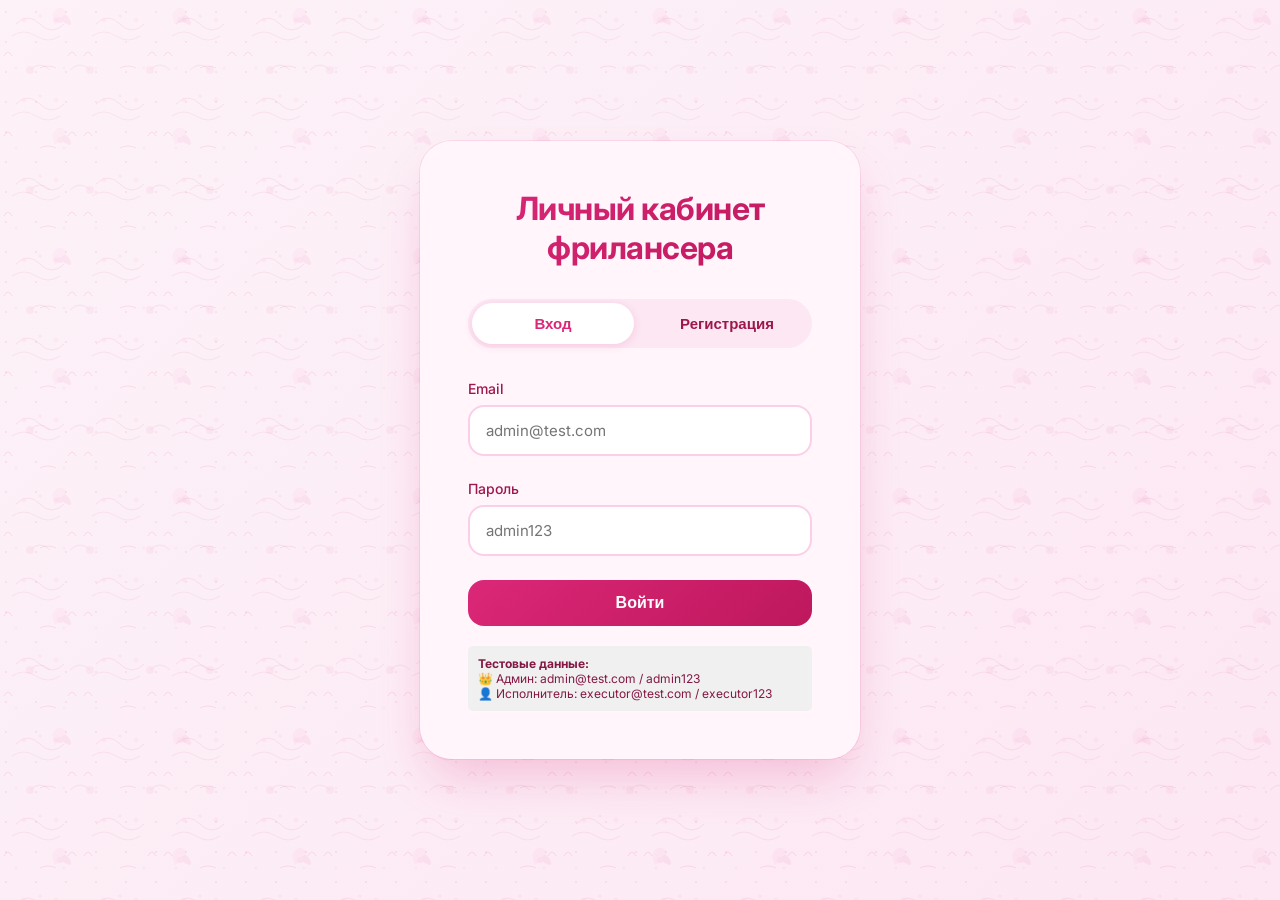
<file: wwwroot/index.html>
<!DOCTYPE html>
<html lang="ru">
<head>
    <meta charset="UTF-8">
    <meta name="viewport" content="width=device-width, initial-scale=1.0">
    <title>Главная | Личный кабинет фрилансера</title>
    <link rel="stylesheet" href="css/style.css">
</head>
<body>
    <div class="app-container">
        <div class="sidebar">
            <div class="sidebar-header">
                <h2>📋 Фриланс Профи</h2>
                <div class="user-info">
                    <div id="user-name">Загрузка...</div>
                    <div id="user-role"></div>
                </div>
            </div>
            <ul class="nav-menu">
    <li class="nav-item active" onclick="showPage('stats-page')">📊 Дашборд</li>
    <li class="nav-item" onclick="showPage('orders-page')">📋 Заказы</li>
    <li class="nav-item" onclick="showPage('clients-page')">👥 Клиенты</li>
    <li class="nav-item" onclick="showPage('analytics-page')">📈 Аналитика</li>
</ul>
            <button class="btn logout-btn" id="logout-btn">🚪 Выйти</button>
        </div>
        
        <div class="main-content">
            <div class="content-header">
                <h1 id="page-title">Панель управления</h1>
            </div>
            
            <!-- Страница статистики -->
            <div id="stats-page">
                <div class="stats-grid">
                    <div class="stat-card">
                        <h3>📦 Заказов за месяц</h3>
                        <div class="stat-value" id="orders-month">0</div>
                    </div>
                    <div class="stat-card">
                        <h3>💰 Доход за месяц</h3>
                        <div class="stat-value" id="income-month">0 ₽</div>
                    </div>
                    <div class="stat-card">
                        <h3>⚙️ В работе сейчас</h3>
                        <div class="stat-value" id="orders-progress">0</div>
                    </div>
                    <div class="stat-card">
                        <h3>📊 Средний чек</h3>
                        <div class="stat-value" id="average-check">0 ₽</div>
                    </div>
                </div>
                
                <div class="table-container">
                    <h3>🏆 Топ-5 услуг по доходу</h3>
                    <table>
                        <thead>
                            <tr><th>Услуга</th><th>Доход</th><th>Кол-во заказов</th></tr>
                        </thead>
                        <tbody id="top-services">
                            <tr><td colspan="3">Загрузка...</td></tr>
                        </tbody>
                    </table>
                </div>
            </div>
            
            <!-- Страница заказов -->
            <div id="orders-page" style="display:none;">
                <div class="admin-only" style="margin-bottom: 20px;">
                    <button class="btn" onclick="openCreateOrderModal()">➕ Создать заказ</button>
                </div>
                <div class="filters">
                    <select id="status-filter" class="filter-select">
                        <option value="">📋 Все статусы</option>
                        <option value="New">🆕 Новый</option>
                        <option value="InProgress">⚙️ В работе</option>
                        <option value="Completed">✅ Выполнен</option>
                        <option value="Paid">💵 Оплачен</option>
                    </select>
                </div>
                <div class="table-container">
                    <table>
                        <thead>
                            <tr><th>№</th><th>Клиент</th><th>Услуга</th><th>Стоимость</th><th>Статус</th><th>Исполнитель</th><th>Дата</th><th>Действия</th></tr>
                        </thead>
                        <tbody id="orders-table-body">
                            <tr><td colspan="8">Загрузка...</td></tr>
                        </tbody>
                    </table>
                </div>
            </div>
            
            <!-- Страница клиентов -->
            <div id="clients-page" style="display:none;">
                <div class="admin-only" style="margin-bottom: 20px;">
                    <button class="btn" onclick="openCreateClientModal()">➕ Добавить клиента</button>
                </div>
                <div class="table-container">
                    <table>
                        <thead>
                            <tr><th>Имя</th><th>Телефон</th><th>Email</th><th>Кол-во заказов</th><th>Общая сумма</th><th>Действия</th></tr>
                        </thead>
                        <tbody id="clients-table-body">
                            <tr><td colspan="6">Загрузка...</td></tr>
                        </tbody>
                    </table>
                </div>
            </div>

          <!-- Страница аналитики -->
<div id="analytics-page" style="display:none;">
    <div class="stats-grid">
        <div class="stat-card">
            <h3>🎯 Лучший клиент по доходу</h3>
            <div class="stat-value" id="top-client">—</div>
        </div>
        <div class="stat-card">
            <h3>⚡ Самая популярная услуга</h3>
            <div class="stat-value" id="top-service">—</div>
        </div>
        <div class="stat-card">
            <h3>📊 Конверсия в оплату</h3>
            <div class="stat-value" id="conversion-rate">—</div>
        </div>
    </div>
</div>
    <!-- Модальное окно создания заказа -->
    <div id="order-modal" class="modal">
        <div class="modal-content">
            <div class="modal-header">
                <h3>➕ Создание заказа</h3>
                <span class="close-modal" onclick="closeModal()">&times;</span>
            </div>
            <form id="order-form">
                <div class="form-group">
                    <label>ID клиента *</label>
                    <input type="number" id="client-id" required placeholder="1, 2, 3...">
                    <small>Существующие клиенты: 1-ООО Ромашка, 2-ИП Петров, 3-ООО ТехноСервис</small>
                </div>
                <div class="form-group">
                    <label>Название услуги *</label>
                    <input type="text" id="service-name" required placeholder="Например: Сайт-визитка">
                </div>
                <div class="form-group">
                    <label>Стоимость *</label>
                    <input type="number" id="price" step="0.01" required placeholder="25000">
                </div>
                <div class="form-group">
                    <label>Статус</label>
                    <select id="order-status">
                        <option value="New">🆕 Новый</option>
                        <option value="InProgress">⚙️ В работе</option>
                        <option value="Completed">✅ Выполнен</option>
                        <option value="Paid">💵 Оплачен</option>
                    </select>
                </div>
                <div class="form-group">
                    <label>ID исполнителя</label>
                    <input type="number" id="executor-id" placeholder="1 - Админ, 2 - Иван Иванов">
                    <small>Оставьте пустым, если не назначен</small>
                </div>
                <div class="form-actions">
                    <button type="submit" class="btn btn-save">💾 Сохранить</button>
                    <button type="button" class="btn btn-cancel" onclick="closeModal()">❌ Отмена</button>
                </div>
            </form>
        </div>
    </div>
    
    <script src="js/app.js"></script>

<!-- Модальное окно создания/редактирования клиента -->
<div id="client-modal" class="modal">
    <div class="modal-content">
        <div class="modal-header">
            <h3>➕ Добавление нового клиента</h3>
            <span class="close-modal" onclick="closeClientModal()">&times;</span>
        </div>
        <form id="client-form">
            <div class="form-group">
                <label>Название компании / ФИО *</label>
                <input type="text" id="client-name" required placeholder="Например: ООО Ромашка или Иванов Иван">
            </div>
            <div class="form-group">
                <label>Телефон</label>
                <input type="tel" id="client-phone" placeholder="+7 (999) 123-45-67">
            </div>
            <div class="form-group">
                <label>Email</label>
                <input type="email" id="client-email" placeholder="client@example.com">
            </div>
            <div class="form-actions">
                <button type="submit" class="btn btn-save">💾 Сохранить клиента</button>
                <button type="button" class="btn btn-cancel" onclick="closeClientModal()">❌ Отмена</button>
            </div>
        </form>
    </div>
</div>
</body>
</html>
</file>
<file: wwwroot/css/style.css>
@import url('https://fonts.googleapis.com/css2?family=Inter:opsz,wght@14..32,300;14..32,400;14..32,500;14..32,600;14..32,700&display=swap');

* {
    margin: 0;
    padding: 0;
    box-sizing: border-box;
}

body {
    font-family: 'Inter', -apple-system, BlinkMacSystemFont, 'Segoe UI', sans-serif;
    background: linear-gradient(135deg, #fdf2f8 0%, #fce7f3 100%);
    min-height: 100vh;
    color: #831843;
}

/* Анимированный градиентный фон для логина с узорами */
.login-container {
    display: flex;
    justify-content: center;
    align-items: center;
    min-height: 100vh;
    padding: 20px;
    position: relative;
    overflow: hidden;
}

/* Узор из цветов и завитков - первый слой */
.login-container::before {
    content: '';
    position: absolute;
    width: 100%;
    height: 100%;
    background-image: url('data:image/svg+xml;utf8,<svg xmlns="http://www.w3.org/2000/svg" viewBox="0 0 100 100" opacity="0.15"><path fill="none" stroke="%23db2777" stroke-width="0.8" d="M20,30 Q35,15 50,30 Q65,45 80,30"/><path fill="none" stroke="%23be185d" stroke-width="0.6" d="M15,45 Q30,35 45,45 Q60,55 75,45"/><circle cx="30" cy="25" r="3" fill="%23f472b6" opacity="0.5"/><circle cx="70" cy="25" r="3" fill="%23f472b6" opacity="0.5"/><circle cx="50" cy="20" r="2" fill="%23ec4899" opacity="0.5"/><path d="M85,70 Q90,60 95,70" stroke="%23db2777" fill="none" stroke-width="1"/><path d="M5,70 Q10,60 15,70" stroke="%23db2777" fill="none" stroke-width="1"/><path d="M50,85 Q60,80 70,85" stroke="%23be185d" fill="none" stroke-width="0.8"/><circle cx="20" cy="85" r="2" fill="%23f472b6" opacity="0.4"/><circle cx="80" cy="85" r="2" fill="%23f472b6" opacity="0.4"/></svg>');
    background-repeat: repeat;
    background-size: 80px 80px;
    animation: slowFloat 60s linear infinite;
    pointer-events: none;
}

/* Второй слой узора - точки */
.login-container::after {
    content: '';
    position: absolute;
    width: 100%;
    height: 100%;
    background-image: radial-gradient(circle at 20% 40%, rgba(219, 39, 119, 0.08) 1px, transparent 1px);
    background-size: 30px 30px;
    pointer-events: none;
}

@keyframes slowFloat {
    0% { transform: translate(0, 0) rotate(0deg); }
    50% { transform: translate(2%, 1%) rotate(1deg); }
    100% { transform: translate(0, 0) rotate(0deg); }
}

@keyframes gradientShift {
    0%, 100% { transform: translate(-10%, -10%) rotate(0deg); }
    50% { transform: translate(10%, 10%) rotate(5deg); }
}

.login-box {
    background: rgba(255, 245, 250, 0.98);
    backdrop-filter: blur(10px);
    border-radius: 32px;
    box-shadow: 0 25px 50px -12px rgba(219, 39, 119, 0.25), 0 0 0 1px rgba(219, 39, 119, 0.1);
    padding: 48px;
    width: 100%;
    max-width: 440px;
    position: relative;
    z-index: 1;
    transition: transform 0.3s ease;
}

.login-box:hover {
    transform: translateY(-4px);
    box-shadow: 0 30px 50px -12px rgba(219, 39, 119, 0.3);
}

.login-box h1 {
    text-align: center;
    background: linear-gradient(135deg, #db2777 0%, #be185d 100%);
    -webkit-background-clip: text;
    background-clip: text;
    color: transparent;
    margin-bottom: 32px;
    font-size: 32px;
    font-weight: 700;
    letter-spacing: -0.5px;
}

.login-tabs {
    display: flex;
    gap: 12px;
    margin-bottom: 32px;
    background: #fce7f3;
    padding: 4px;
    border-radius: 60px;
}

.tab-btn {
    flex: 1;
    padding: 12px;
    background: transparent;
    border: none;
    font-size: 15px;
    font-weight: 600;
    cursor: pointer;
    color: #9d174d;
    border-radius: 60px;
    transition: all 0.3s ease;
}

.tab-btn.active {
    background: white;
    color: #db2777;
    box-shadow: 0 2px 8px rgba(219, 39, 119, 0.15);
}

.form-group {
    margin-bottom: 24px;
}

.form-group label {
    display: block;
    margin-bottom: 8px;
    color: #9d174d;
    font-weight: 500;
    font-size: 14px;
}

.form-group input,
.form-group select {
    width: 100%;
    padding: 14px 16px;
    border: 2px solid #fbcfe8;
    border-radius: 16px;
    font-size: 15px;
    transition: all 0.3s ease;
    font-family: inherit;
    background: white;
    color: #831843;
}

.form-group input:focus,
.form-group select:focus {
    outline: none;
    border-color: #db2777;
    box-shadow: 0 0 0 3px rgba(219, 39, 119, 0.1);
}

.btn {
    width: 100%;
    padding: 14px;
    background: linear-gradient(135deg, #db2777 0%, #be185d 100%);
    color: white;
    border: none;
    border-radius: 16px;
    font-size: 16px;
    font-weight: 600;
    cursor: pointer;
    transition: all 0.3s ease;
}

.btn:hover {
    transform: translateY(-2px);
    box-shadow: 0 10px 25px -5px rgba(219, 39, 119, 0.4);
}

/* Sidebar - розовый градиент */
.sidebar {
    background: linear-gradient(180deg, #831843 0%, #4c0519 100%);
    width: 280px;
    position: fixed;
    height: 100vh;
    box-shadow: 4px 0 20px rgba(219, 39, 119, 0.15);
}

.sidebar-header {
    padding: 32px 24px;
    text-align: center;
    border-bottom: 1px solid rgba(255, 255, 255, 0.1);
}

.sidebar-header h2 {
    background: linear-gradient(135deg, #fbcfe8 0%, #f472b6 100%);
    -webkit-background-clip: text;
    background-clip: text;
    color: transparent;
    font-size: 24px;
    font-weight: 700;
    letter-spacing: -0.5px;
}

.user-info {
    margin-top: 12px;
    font-size: 13px;
    color: rgba(255, 255, 255, 0.6);
}

.user-info div:first-child {
    color: #fbcfe8;
    font-weight: 600;
    font-size: 14px;
}

.nav-menu {
    list-style: none;
    padding: 24px 16px;
}

.nav-item {
    padding: 14px 20px;
    margin-bottom: 8px;
    cursor: pointer;
    border-radius: 16px;
    transition: all 0.3s ease;
    color: rgba(255, 255, 255, 0.7);
    font-weight: 500;
    display: flex;
    align-items: center;
    gap: 12px;
}

.nav-item:hover {
    background: rgba(244, 114, 182, 0.2);
    color: #fbcfe8;
    transform: translateX(4px);
}

.nav-item.active {
    background: linear-gradient(135deg, #db2777 0%, #be185d 100%);
    color: white;
    box-shadow: 0 4px 12px rgba(219, 39, 119, 0.3);
}

/* Main Content */
.main-content {
    margin-left: 280px;
    padding: 32px;
    background: #fdf2f8;
    min-height: 100vh;
}

.content-header {
    background: white;
    padding: 24px 32px;
    border-radius: 24px;
    margin-bottom: 32px;
    display: flex;
    justify-content: space-between;
    align-items: center;
    box-shadow: 0 1px 3px rgba(0, 0, 0, 0.05);
    border: 1px solid rgba(219, 39, 119, 0.1);
}

.content-header h1 {
    font-size: 28px;
    font-weight: 700;
    background: linear-gradient(135deg, #831843 0%, #db2777 100%);
    -webkit-background-clip: text;
    background-clip: text;
    color: transparent;
}

/* Stats Cards */
.stats-grid {
    display: grid;
    grid-template-columns: repeat(auto-fit, minmax(260px, 1fr));
    gap: 24px;
    margin-bottom: 40px;
}

.stat-card {
    background: white;
    padding: 24px;
    border-radius: 24px;
    box-shadow: 0 4px 6px -2px rgba(0, 0, 0, 0.05);
    transition: all 0.3s ease;
    border: 1px solid rgba(219, 39, 119, 0.1);
    position: relative;
    overflow: hidden;
}

.stat-card::before {
    content: '';
    position: absolute;
    top: 0;
    left: 0;
    width: 4px;
    height: 100%;
    background: linear-gradient(135deg, #db2777 0%, #f472b6 100%);
}

.stat-card:hover {
    transform: translateY(-4px);
    box-shadow: 0 20px 25px -12px rgba(219, 39, 119, 0.15);
}

.stat-card h3 {
    color: #9d174d;
    font-size: 14px;
    font-weight: 500;
    margin-bottom: 12px;
    letter-spacing: 0.5px;
}

.stat-value {
    font-size: 36px;
    font-weight: 800;
    background: linear-gradient(135deg, #831843 0%, #db2777 100%);
    -webkit-background-clip: text;
    background-clip: text;
    color: transparent;
}

/* Tables */
.table-container {
    background: white;
    border-radius: 24px;
    overflow: hidden;
    box-shadow: 0 4px 6px -2px rgba(0, 0, 0, 0.05);
    border: 1px solid rgba(219, 39, 119, 0.1);
}

table {
    width: 100%;
    border-collapse: collapse;
}

th, td {
    padding: 16px 20px;
    text-align: left;
}

th {
    background: #fdf2f8;
    font-weight: 600;
    color: #831843;
    font-size: 14px;
    letter-spacing: 0.3px;
    border-bottom: 2px solid #fbcfe8;
}

tr {
    border-bottom: 1px solid #fce7f3;
    transition: background 0.2s ease;
}

tr:hover {
    background: #fdf2f8;
}

/* Кнопки и бейджи */
.btn-small {
    padding: 6px 12px;
    font-size: 12px;
    margin: 0 4px;
    background: linear-gradient(135deg, #db2777 0%, #be185d 100%);
    color: white;
    border: none;
    border-radius: 10px;
    cursor: pointer;
    font-weight: 500;
    transition: all 0.2s ease;
}

.btn-small:hover {
    transform: scale(1.02);
    box-shadow: 0 2px 8px rgba(219, 39, 119, 0.3);
}

.btn-danger {
    background: linear-gradient(135deg, #e11d48 0%, #be123c 100%);
}

.btn-danger:hover {
    box-shadow: 0 2px 8px rgba(225, 29, 72, 0.3);
}

.status-badge {
    padding: 6px 14px;
    border-radius: 30px;
    font-size: 12px;
    font-weight: 600;
    letter-spacing: 0.3px;
    display: inline-block;
}

.status-New { background: #fce7f3; color: #be185d; }
.status-InProgress { background: #fef08a; color: #a16207; }
.status-Completed { background: #dcfce7; color: #15803d; }
.status-Paid { background: #fce7f3; color: #be185d; }

/* Modal */
.modal {
    display: none;
    position: fixed;
    top: 0;
    left: 0;
    width: 100%;
    height: 100%;
    background: rgba(0, 0, 0, 0.6);
    backdrop-filter: blur(4px);
    justify-content: center;
    align-items: center;
    z-index: 1000;
}

.modal-content {
    background: white;
    border-radius: 32px;
    padding: 32px;
    max-width: 520px;
    width: 90%;
    animation: modalSlideIn 0.3s ease;
    border: 1px solid rgba(219, 39, 119, 0.2);
}

@keyframes modalSlideIn {
    from {
        opacity: 0;
        transform: translateY(-20px);
    }
    to {
        opacity: 1;
        transform: translateY(0);
    }
}

.modal-header {
    display: flex;
    justify-content: space-between;
    align-items: center;
    margin-bottom: 24px;
}

.modal-header h3 {
    font-size: 24px;
    font-weight: 700;
    background: linear-gradient(135deg, #831843 0%, #db2777 100%);
    -webkit-background-clip: text;
    background-clip: text;
    color: transparent;
}

.close-modal {
    cursor: pointer;
    font-size: 28px;
    color: #f472b6;
    transition: color 0.2s;
}

.close-modal:hover {
    color: #db2777;
}

/* Filter select */
.filter-select {
    padding: 8px;
    border: 2px solid #fbcfe8;
    border-radius: 12px;
    background: white;
    color: #831843;
    font-family: inherit;
}

.filter-select:focus {
    outline: none;
    border-color: #db2777;
}

/* Responsive */
@media (max-width: 768px) {
    .sidebar {
        width: 100%;
        height: auto;
        position: relative;
    }
    
    .main-content {
        margin-left: 0;
    }
    
    .stats-grid {
        grid-template-columns: 1fr;
    }
    
    .login-box {
        margin: 20px;
        padding: 32px;
    }
}
</file>
